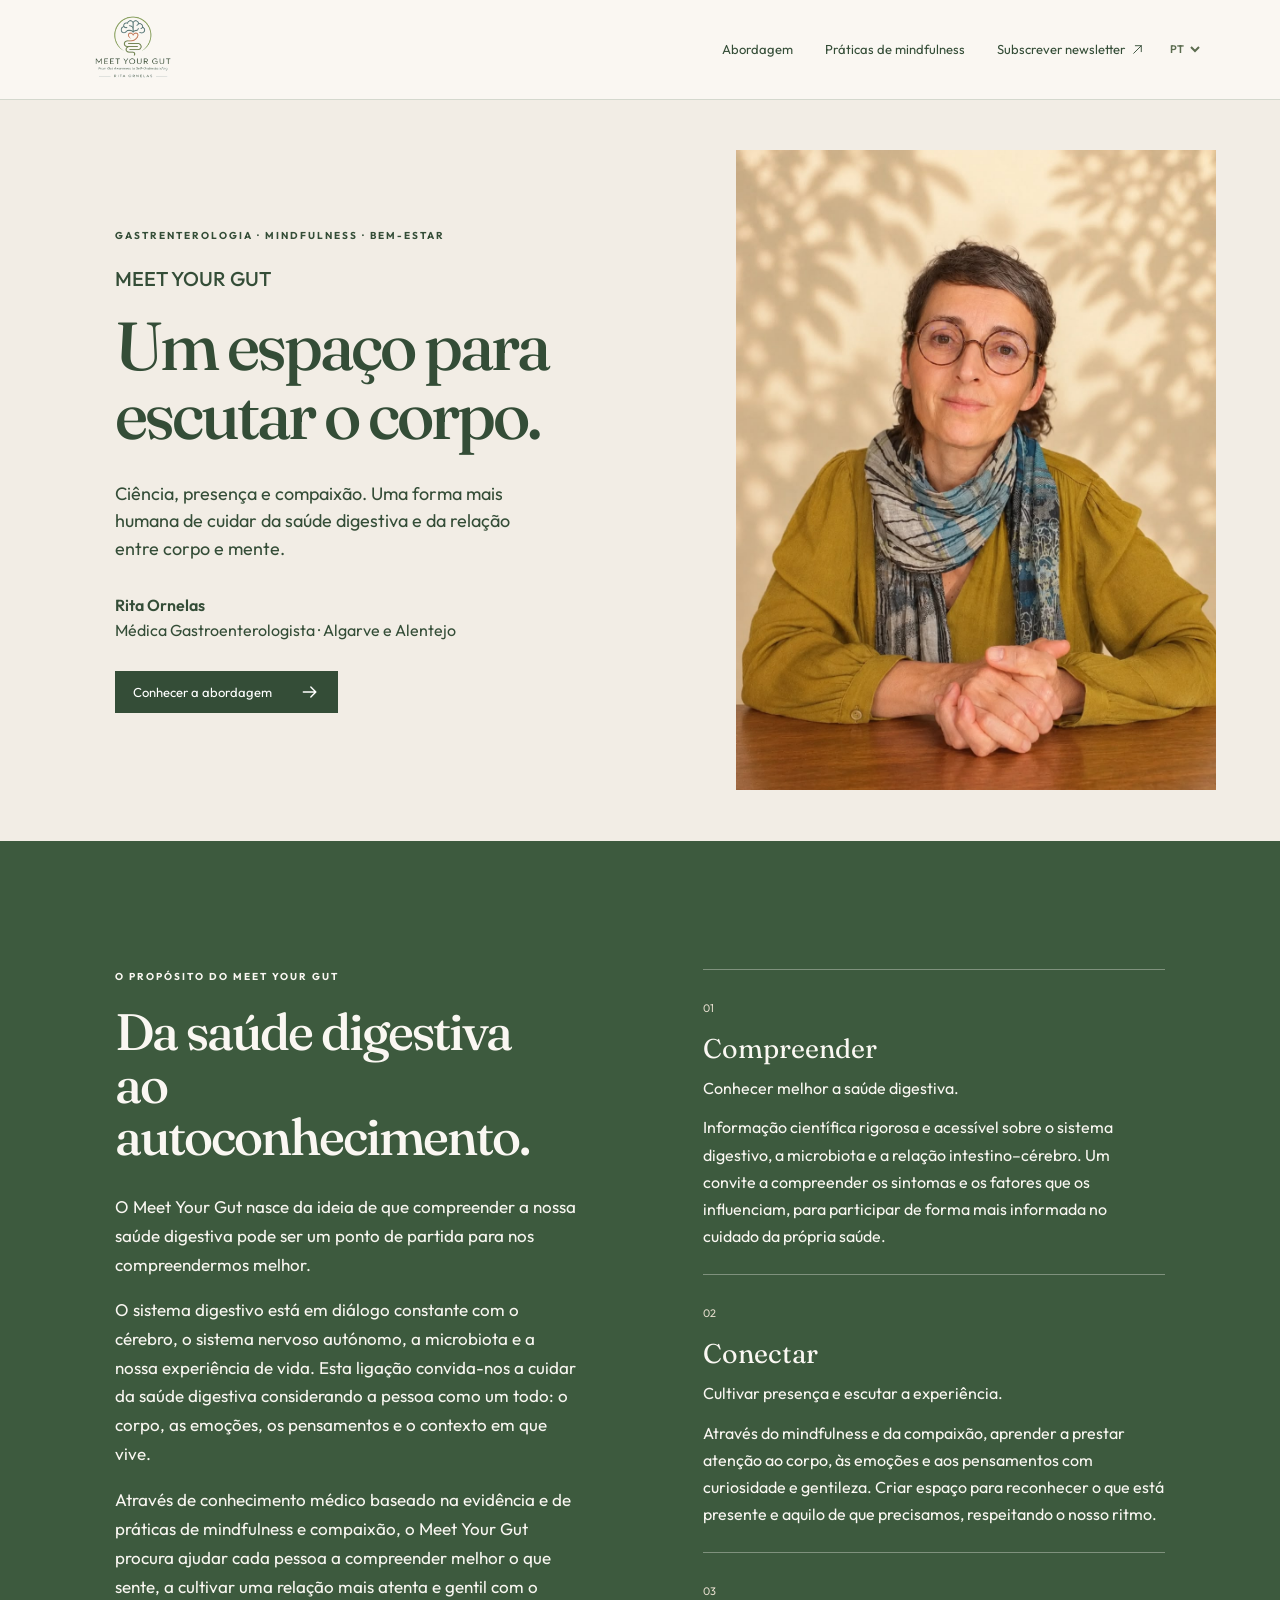
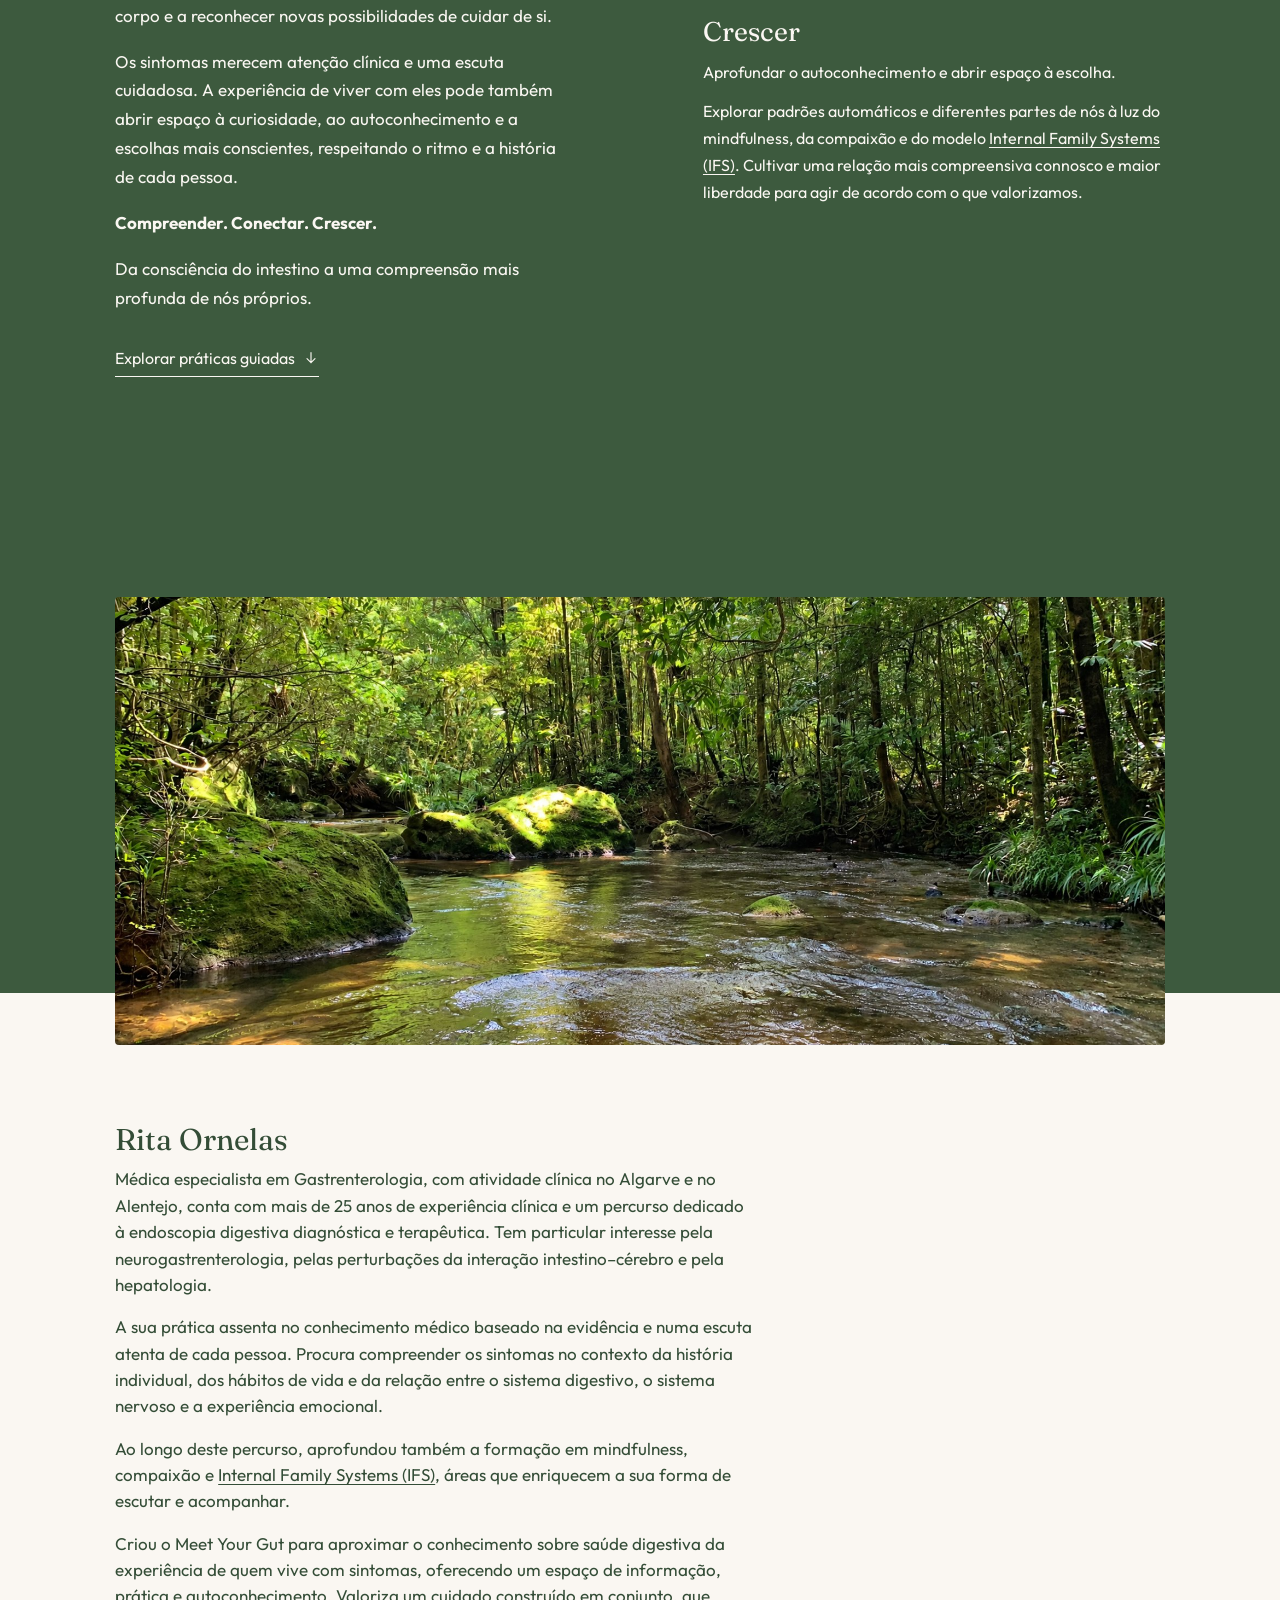
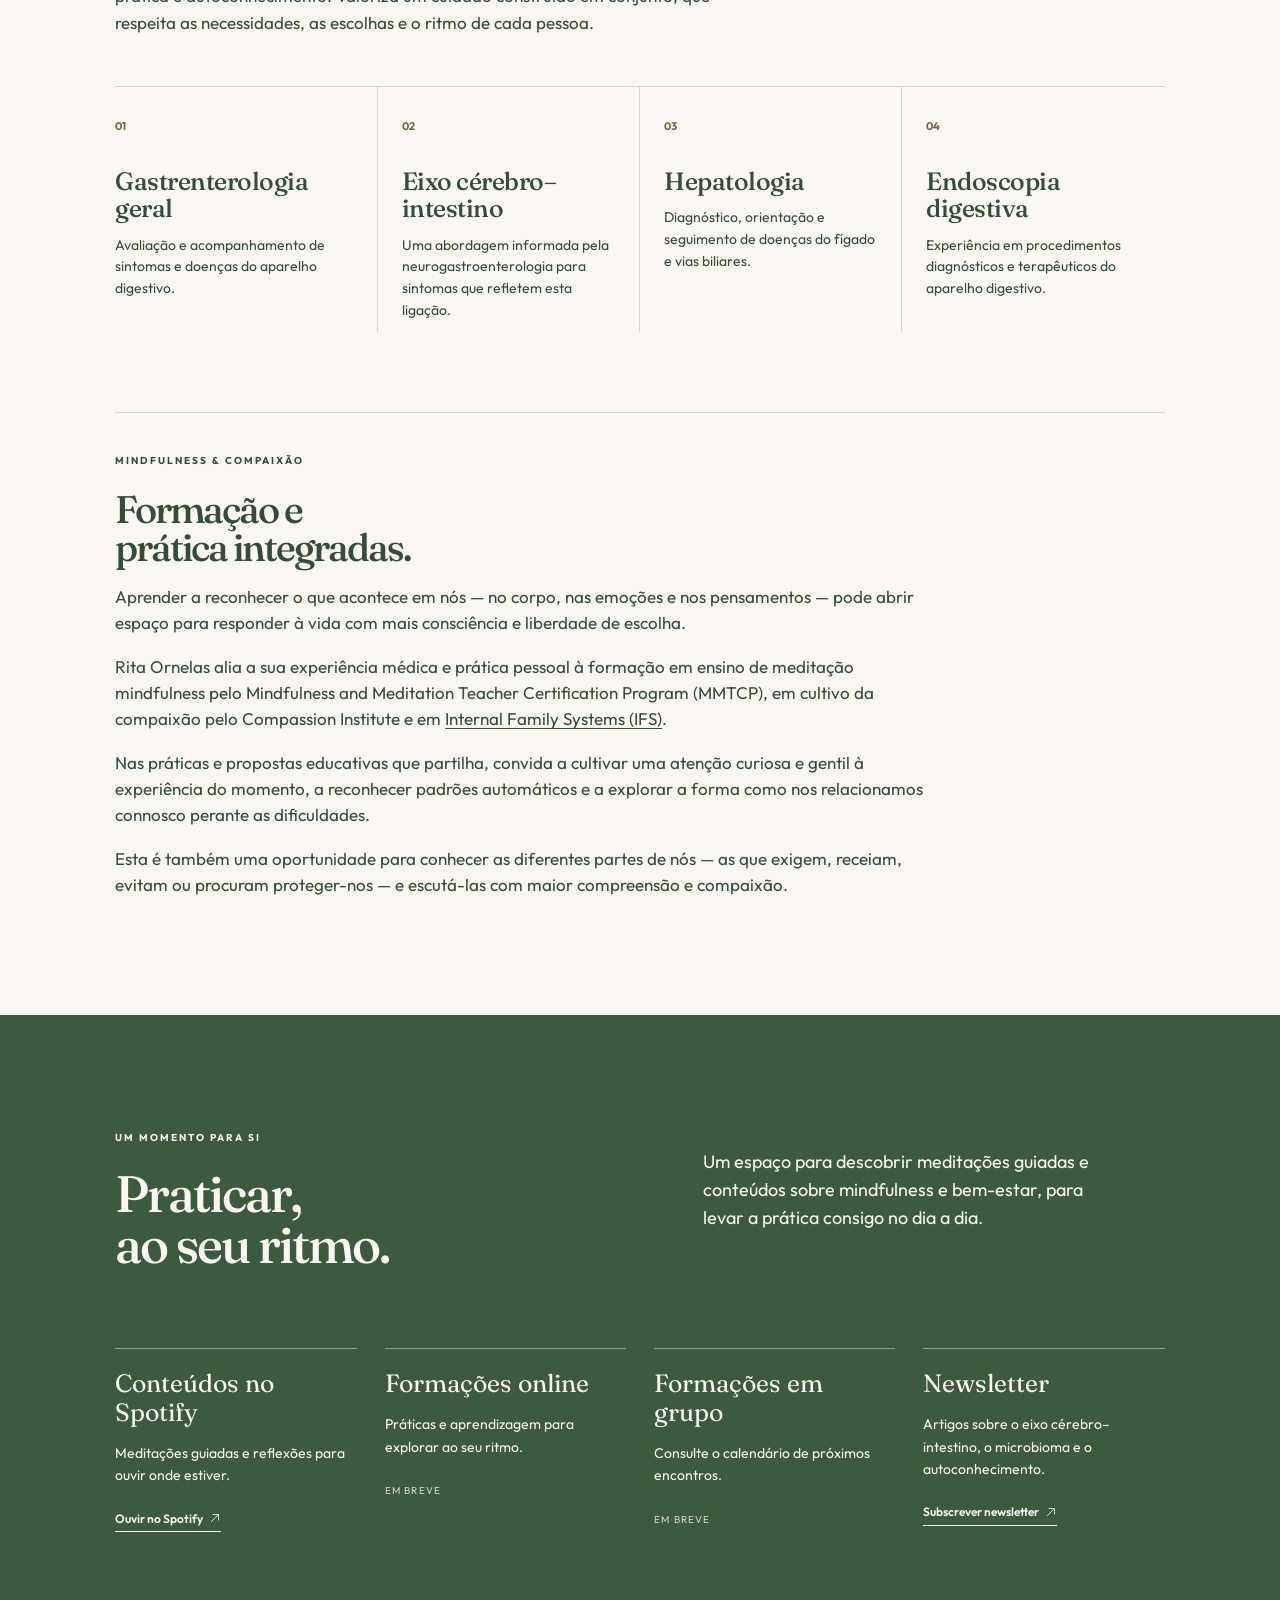
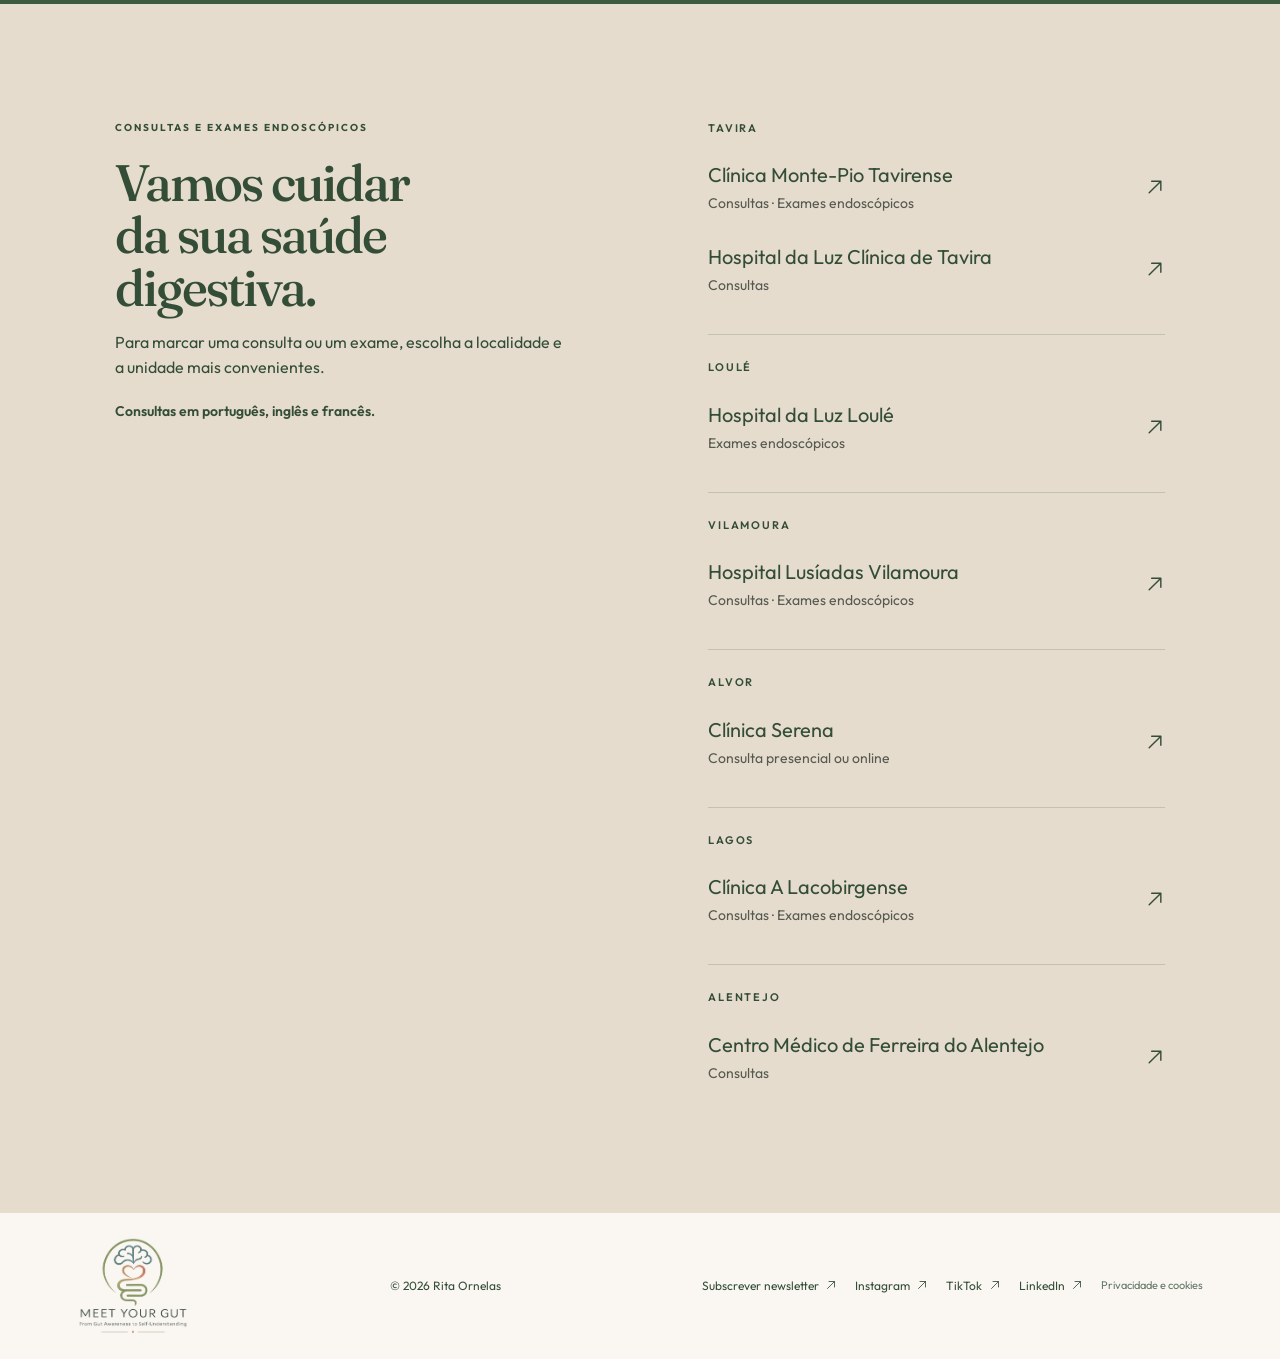
<file: index.html>
<!doctype html>
<html lang="pt-PT">
  <head>
    <meta charset="UTF-8" />
    <meta name="viewport" content="width=device-width, initial-scale=1.0" />
    <meta name="description" content="Rita Ornelas, médica especialista em Gastrenterologia no Algarve e Alentejo. Conheça o Meet Your Gut, os locais de consulta, exames endoscópicos e recursos." />
    <title>Meet Your Gut | Rita Ornelas — Gastrenterologia e Mindfulness</title>
    <link rel="canonical" href="https://www.meetyourgut.com/" />
    <meta property="og:type" content="website" />
    <meta property="og:site_name" content="Meet Your Gut" />
    <meta property="og:title" content="Meet Your Gut | Rita Ornelas — Gastrenterologia e Mindfulness" />
    <meta property="og:description" content="Rita Ornelas, médica especialista em Gastrenterologia no Algarve e Alentejo. Conheça o Meet Your Gut, os locais de consulta, exames endoscópicos e recursos." />
    <meta property="og:url" content="https://www.meetyourgut.com/" />
    <meta property="og:locale" content="pt_PT" />
    <script type="application/ld+json">{"@context":"https://schema.org","@graph":[{"@type":"Person","@id":"https://www.meetyourgut.com/#rita-ornelas","name":"Rita Ornelas","jobTitle":"Médica especialista em Gastrenterologia","description":"Médica gastrenterologista com atividade clínica no Algarve e no Alentejo. Fundadora do Meet Your Gut.","url":"https://www.meetyourgut.com/#areas","image":"https://www.meetyourgut.com/assets/rita-ornelas.jpg","hasOccupation":{"@type":"Occupation","name":"Médica especialista em Gastrenterologia","occupationLocation":[{"@type":"Place","name":"Algarve"},{"@type":"Place","name":"Alentejo"}]},"sameAs":["https://www.linkedin.com/in/ritaornelas/","https://ifs-institute.com/practitioners/all/205109"],"brand":{"@id":"https://www.meetyourgut.com/#brand"}},{"@type":"Brand","@id":"https://www.meetyourgut.com/#brand","name":"Meet Your Gut","alternateName":"meetyourgut","url":"https://www.meetyourgut.com/","sameAs":["https://www.instagram.com/meetyourgut/","https://www.tiktok.com/@meetyourgut","https://meetyourgut.substack.com"]},{"@type":"WebSite","@id":"https://www.meetyourgut.com/#website","url":"https://www.meetyourgut.com/","name":"Meet Your Gut","alternateName":"meetyourgut","inLanguage":["pt-PT","en","fr"],"creator":{"@id":"https://www.meetyourgut.com/#rita-ornelas"},"about":[{"@id":"https://www.meetyourgut.com/#rita-ornelas"},{"@id":"https://www.meetyourgut.com/#brand"}]}]}</script>
    <link rel="icon" type="image/png" href="assets/favicon-v2.png" />
    <link rel="icon" href="assets/favicon-v2.ico" sizes="any" />
    <link rel="preconnect" href="https://fonts.googleapis.com" />
    <link rel="preconnect" href="https://fonts.gstatic.com" crossorigin />
    <link href="https://fonts.googleapis.com/css2?family=DM+Sans:wght@400;500;600;700&family=Playfair+Display:wght@500;600&display=swap" rel="stylesheet" />
    <link href="https://fonts.googleapis.com/css2?family=Fraunces:opsz,wght@9..144,400;9..144,500&amp;family=Outfit:wght@400;500;600&amp;display=swap" rel="stylesheet" />
    <link rel="stylesheet" href="styles.css" />
    <link rel="stylesheet" href="renewal.css" />
  </head>
  <body>
    <header class="site-header">
      <a class="brand brand-logo" href="#inicio"><img src="assets/meetyourgut-logo-rita.png" alt="Meet Your Gut — From Gut Awareness to Self-Understanding — Rita Ornelas" /></a>
      <button class="menu-toggle" aria-label="Abrir menu" aria-expanded="false" aria-controls="main-navigation"><svg class="menu-icon" viewBox="0 0 24 24" fill="none" stroke="currentColor" stroke-width="1.7" stroke-linecap="round" aria-hidden="true"><path d="M4 7h16M4 12h16M4 17h16" /></svg></button>
      <nav id="main-navigation" aria-label="Navegação principal">
        <a href="#abordagem">Abordagem</a>
        <a href="#meditacoes">Práticas de mindfulness</a>
        <a class="newsletter-menu" href="https://meetyourgut.substack.com" target="_blank" rel="noopener noreferrer">Subscrever newsletter ↗</a>
      </nav>
      <label class="language-picker"><span class="sr-only">Idioma / Language / Langue</span><select id="language" aria-label="Idioma / Language / Langue"><option value="pt">PT</option><option value="en">EN</option><option value="fr">FR</option></select></label>
    </header>

    <main id="inicio">
      <section class="hero">
        <div class="hero-copy">
          <p class="eyebrow">GASTRENTEROLOGIA · MINDFULNESS · BEM-ESTAR</p>
          <h1><span class="hero-site-name">Meet Your Gut</span>Um espaço para<br /><em>escutar o corpo.</em></h1>
          <p class="hero-text">Ciência, presença e compaixão. Uma forma mais humana de cuidar da saúde digestiva e da relação entre corpo e mente.</p>
          <p class="hero-signature"><strong>Rita Ornelas</strong><br /><span>Médica Gastroenterologista · Algarve e Alentejo</span></p>
          <a class="button" href="#abordagem">Conhecer a abordagem <span aria-hidden="true">→</span></a>
        </div>
        <div class="hero-art">
          <img src="assets/rita-ornelas.jpg" alt="Rita Ornelas" width="1086" height="1448" fetchpriority="high" />
        </div>
      </section>

      <section id="abordagem" class="purpose section" aria-labelledby="purpose-title">
        <div><p class="eyebrow">O PROPÓSITO DO MEET YOUR GUT</p><h2 id="purpose-title">Da saúde digestiva<br /><em>ao autoconhecimento.</em></h2><div class="intro-grid purpose-approach"><div><p>O Meet Your Gut nasce da ideia de que compreender a nossa saúde digestiva pode ser um ponto de partida para nos compreendermos melhor.</p><p>O sistema digestivo está em diálogo constante com o cérebro, o sistema nervoso autónomo, a microbiota e a nossa experiência de vida. Esta ligação convida-nos a cuidar da saúde digestiva considerando a pessoa como um todo: o corpo, as emoções, os pensamentos e o contexto em que vive.</p></div></div><div class="purpose-intro"><p>Através de conhecimento médico baseado na evidência e de práticas de mindfulness e compaixão, o Meet Your Gut procura ajudar cada pessoa a compreender melhor o que sente, a cultivar uma relação mais atenta e gentil com o corpo e a reconhecer novas possibilidades de cuidar de si.</p><p>Os sintomas merecem atenção clínica e uma escuta cuidadosa. A experiência de viver com eles pode também abrir espaço à curiosidade, ao autoconhecimento e a escolhas mais conscientes, respeitando o ritmo e a história de cada pessoa.</p><p><strong>Compreender. Conectar. Crescer.</strong></p><p>Da consciência do intestino a uma compreensão mais profunda de nós próprios.</p></div><a class="purpose-practice" href="#meditacoes">Explorar práticas guiadas ↓</a></div>
        <div class="purpose-paths"><article><span>01</span><h3>Compreender</h3><p class="purpose-subtitle"><em>Conhecer melhor a saúde digestiva.</em></p><p>Informação científica rigorosa e acessível sobre o sistema digestivo, a microbiota e a relação intestino–cérebro. Um convite a compreender os sintomas e os fatores que os influenciam, para participar de forma mais informada no cuidado da própria saúde.</p></article><article><span>02</span><h3>Conectar</h3><p class="purpose-subtitle"><em>Cultivar presença e escutar a experiência.</em></p><p>Através do mindfulness e da compaixão, aprender a prestar atenção ao corpo, às emoções e aos pensamentos com curiosidade e gentileza. Criar espaço para reconhecer o que está presente e aquilo de que precisamos, respeitando o nosso ritmo.</p></article><article><span>03</span><h3>Crescer</h3><p class="purpose-subtitle"><em>Aprofundar o autoconhecimento e abrir espaço à escolha.</em></p><p>Explorar padrões automáticos e diferentes partes de nós à luz do mindfulness, da compaixão e do modelo <a class="ifs-profile-link" href="https://ifs-institute.com/practitioners/all/205109" target="_blank" rel="noopener noreferrer">Internal Family Systems (IFS)</a>. Cultivar uma relação mais compreensiva connosco e maior liberdade para agir de acordo com o que valorizamos.</p></article></div>
        <img class="purpose-image" src="assets/riacho-floresta.jpg" alt="Riacho entre pedras e vegetação abundante numa floresta" loading="lazy" />
      </section>

      <section id="areas" class="areas section">
        <div class="doctor-intro"><h2>Rita Ornelas</h2><div class="doctor-bio"><p>Médica especialista em Gastrenterologia, com atividade clínica no Algarve e no Alentejo, conta com mais de 25 anos de experiência clínica e um percurso dedicado à endoscopia digestiva diagnóstica e terapêutica. Tem particular interesse pela neurogastrenterologia, pelas perturbações da interação intestino–cérebro e pela hepatologia.</p><p>A sua prática assenta no conhecimento médico baseado na evidência e numa escuta atenta de cada pessoa. Procura compreender os sintomas no contexto da história individual, dos hábitos de vida e da relação entre o sistema digestivo, o sistema nervoso e a experiência emocional.</p><p>Ao longo deste percurso, aprofundou também a formação em mindfulness, compaixão e <a class="ifs-profile-link" href="https://ifs-institute.com/practitioners/all/205109" target="_blank" rel="noopener noreferrer">Internal Family Systems (IFS)</a>, áreas que enriquecem a sua forma de escutar e acompanhar.</p><p>Criou o Meet Your Gut para aproximar o conhecimento sobre saúde digestiva da experiência de quem vive com sintomas, oferecendo um espaço de informação, prática e autoconhecimento. Valoriza um cuidado construído em conjunto, que respeita as necessidades, as escolhas e o ritmo de cada pessoa.</p></div></div>
        <div class="cards">
          <article><span>01</span><h3>Gastrenterologia geral</h3><p>Avaliação e acompanhamento de sintomas e doenças do aparelho digestivo.</p></article>
          <article><span>02</span><h3>Eixo cérebro–intestino</h3><p>Uma abordagem informada pela neurogastroenterologia para sintomas que refletem esta ligação.</p></article>
          <article><span>03</span><h3>Hepatologia</h3><p>Diagnóstico, orientação e seguimento de doenças do fígado e vias biliares.</p></article>
          <article><span>04</span><h3>Endoscopia digestiva</h3><p>Experiência em procedimentos diagnósticos e terapêuticos do aparelho digestivo.</p></article>
        </div>
        <div id="mindfulness" class="mindfulness-block">
          <div class="mindfulness-copy"><p class="eyebrow">MINDFULNESS &amp; COMPAIXÃO</p><h2>Formação e<br /><em>prática integradas.</em></h2><div class="mindfulness-description"><p>Aprender a reconhecer o que acontece em nós — no corpo, nas emoções e nos pensamentos — pode abrir espaço para responder à vida com mais consciência e liberdade de escolha.</p><p>Rita Ornelas alia a sua experiência médica e prática pessoal à formação em ensino de meditação mindfulness pelo Mindfulness and Meditation Teacher Certification Program (MMTCP), em cultivo da compaixão pelo Compassion Institute e em <a class="ifs-profile-link" href="https://ifs-institute.com/practitioners/all/205109" target="_blank" rel="noopener noreferrer">Internal Family Systems (IFS)</a>.</p><p>Nas práticas e propostas educativas que partilha, convida a cultivar uma atenção curiosa e gentil à experiência do momento, a reconhecer padrões automáticos e a explorar a forma como nos relacionamos connosco perante as dificuldades.</p><p>Esta é também uma oportunidade para conhecer as diferentes partes de nós — as que exigem, receiam, evitam ou procuram proteger-nos — e escutá-las com maior compreensão e compaixão.</p></div></div>
        </div>
      </section>

      <section id="meditacoes" class="meditations"><div><p class="eyebrow">UM MOMENTO PARA SI</p><h2>Praticar,<br /><em>ao seu ritmo.</em></h2></div><div><p>Um espaço para descobrir meditações guiadas e conteúdos sobre mindfulness e bem-estar, para levar a prática consigo no dia a dia.</p></div><div class="practice-options"><article><h3>Conteúdos no Spotify</h3><p>Meditações guiadas e reflexões para ouvir onde estiver.</p><a class="spotify-link" href="https://open.spotify.com/show/2FkovBI83K2vj117Dbyft3" target="_blank" rel="noopener noreferrer">Ouvir no Spotify ↗</a></article><article><h3>Formações online</h3><p>Práticas e aprendizagem para explorar ao seu ritmo.</p><span>Em breve</span></article><article><h3>Formações em grupo</h3><p>Consulte o calendário de próximos encontros.</p><span>Em breve</span></article><article><h3>Newsletter</h3><p>Artigos sobre o eixo cérebro–intestino, o microbioma e o autoconhecimento.</p><a class="spotify-link" href="https://meetyourgut.substack.com" target="_blank" rel="noopener noreferrer">Subscrever newsletter ↗</a></article></div></section>
      <section id="consulta" class="appointment">
        <div><p class="eyebrow">CONSULTAS E EXAMES ENDOSCÓPICOS</p><h2>Vamos cuidar<br /><em>da sua saúde digestiva.</em></h2><p class="appointment-description">Para marcar uma consulta ou um exame, escolha a localidade e a unidade mais convenientes.</p><p class="appointment-languages">Consultas em português, inglês e francês.</p></div>
        <div class="appointment-links">
          <section class="appointment-locality" aria-labelledby="locality-0"><h3 id="locality-0">TAVIRA</h3>
            <a href="https://maps.app.goo.gl/LLUqLeRkMeeAHsCD6" target="_blank" rel="noreferrer"><span class="appointment-unit"><span class="appointment-unit-name">Clínica Monte-Pio Tavirense</span><span class="appointment-service">Consultas · Exames endoscópicos</span></span><span aria-hidden="true">↗</span></a>
            <a href="https://www.hospitaldaluz.pt/tavira/pt/encontre-um-medico/9284/rita-ornelas" target="_blank" rel="noreferrer"><span class="appointment-unit"><span class="appointment-unit-name">Hospital da Luz Clínica de Tavira</span><span class="appointment-service">Consultas</span></span><span aria-hidden="true">↗</span></a>
          </section>
          <section class="appointment-locality" aria-labelledby="locality-loule"><h3 id="locality-loule">LOULÉ</h3>
            <a href="https://www.hospitaldaluz.pt/loule/pt/encontre-um-medico/9284/rita-ornelas" target="_blank" rel="noreferrer"><span class="appointment-unit"><span class="appointment-unit-name">Hospital da Luz Loulé</span><span class="appointment-service">Exames endoscópicos</span></span><span aria-hidden="true">↗</span></a>
          </section>
          <section class="appointment-locality" aria-labelledby="locality-1"><h3 id="locality-1">VILAMOURA</h3>
            <a href="https://www.lusiadas.pt/corpo-clinico/dra-rita-ornelas" target="_blank" rel="noreferrer"><span class="appointment-unit"><span class="appointment-unit-name">Hospital Lusíadas Vilamoura</span><span class="appointment-service">Consultas · Exames endoscópicos</span></span><span aria-hidden="true">↗</span></a>
          </section>
          <section class="appointment-locality" aria-labelledby="locality-2"><h3 id="locality-2">ALVOR</h3>
            <a href="https://clinicaserena.pt/equipa#neurogastrenterologia" target="_blank" rel="noreferrer"><span class="appointment-unit"><span class="appointment-unit-name">Clínica Serena</span><span class="appointment-service">Consulta presencial ou online</span></span><span aria-hidden="true">↗</span></a>
          </section>
          <section class="appointment-locality" aria-labelledby="locality-3"><h3 id="locality-3">LAGOS</h3>
            <a href="https://alacobrigense.pt/" target="_blank" rel="noreferrer"><span class="appointment-unit"><span class="appointment-unit-name">Clínica A Lacobirgense</span><span class="appointment-service">Consultas · Exames endoscópicos</span></span><span aria-hidden="true">↗</span></a>
          </section>
          <section class="appointment-locality" aria-labelledby="locality-4"><h3 id="locality-4">ALENTEJO</h3>
            <a href="https://centromedico-fa.pt/" target="_blank" rel="noreferrer"><span class="appointment-unit"><span class="appointment-unit-name">Centro Médico de Ferreira do Alentejo</span><span class="appointment-service">Consultas</span></span><span aria-hidden="true">↗</span></a>
          </section>
        </div>
      </section>
    </main>
    <footer><a class="brand brand-logo" href="#inicio"><img src="assets/meetyourgut-v2.png" alt="Meet Your Gut" /></a><p>© <span id="year"></span> Rita Ornelas</p><div class="social-links"><a href="https://meetyourgut.substack.com" target="_blank" rel="noopener noreferrer">Subscrever newsletter ↗</a><a href="https://www.instagram.com/meetyourgut/" target="_blank" rel="noopener noreferrer">Instagram ↗</a><a href="https://www.tiktok.com/@meetyourgut" target="_blank" rel="noopener noreferrer">TikTok ↗</a><a href="https://www.linkedin.com/in/ritaornelas/" target="_blank" rel="noopener noreferrer">LinkedIn ↗</a><a class="privacy-link" href="privacidade.html">Privacidade e cookies</a></div></footer>
    <script src="script.js"></script>
    <script src="languages.js"></script>
    <script src="icons.js"></script>
  </body>
</html>
</file>
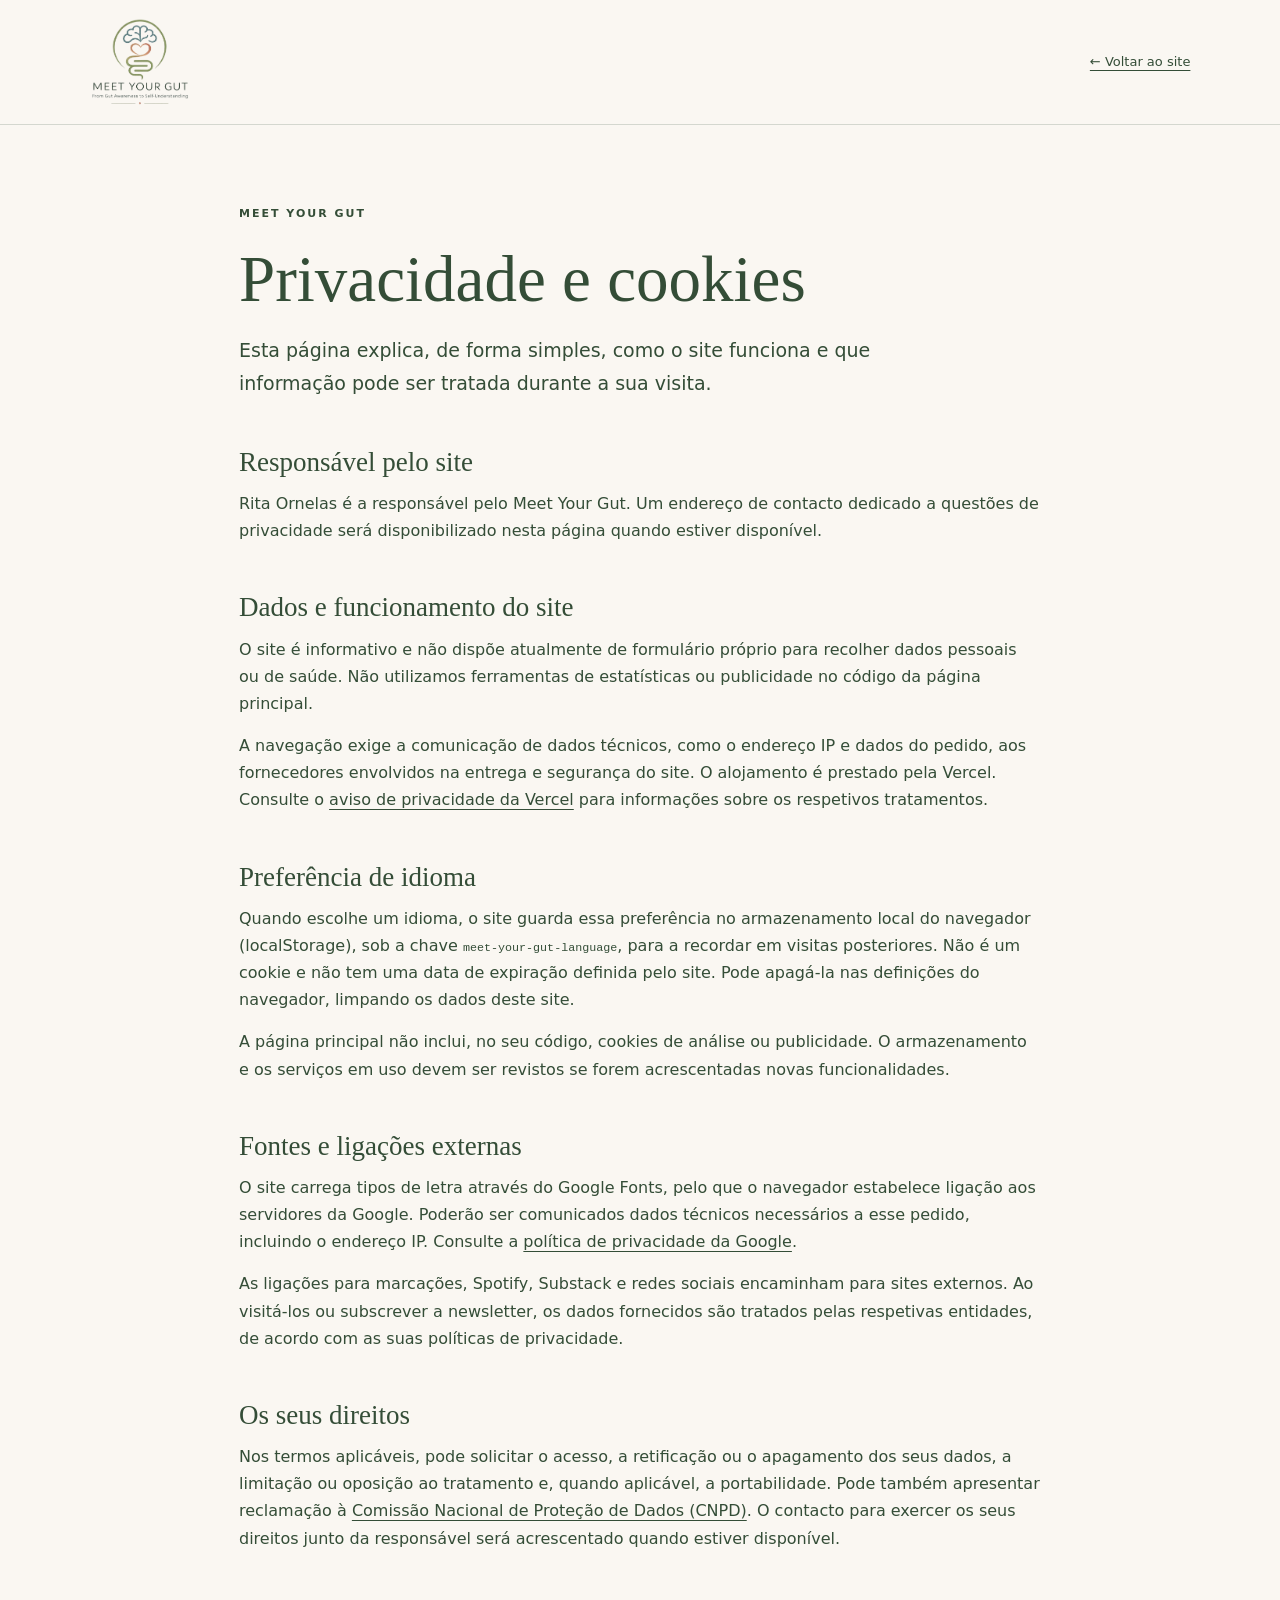
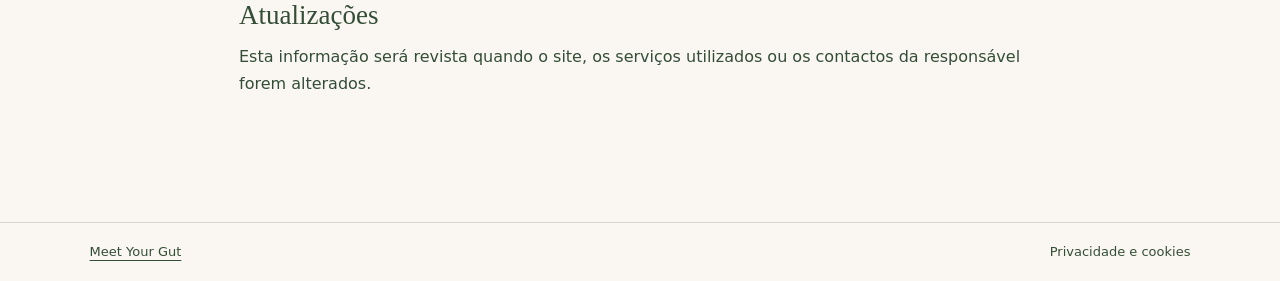
<file: privacidade.html>
<!doctype html>
<html lang="pt-PT">
<head>
  <meta charset="utf-8" />
  <meta name="viewport" content="width=device-width, initial-scale=1" />
  <meta name="description" content="Informação sobre privacidade e armazenamento no navegador no Meet Your Gut." />
  <title>Privacidade e cookies | Meet Your Gut</title>
  <link rel="canonical" href="https://www.meetyourgut.com/privacidade.html" />
  <link rel="icon" type="image/png" href="assets/favicon-v2.png" />
  <link rel="stylesheet" href="privacidade.css" />
</head>
<body>
  <header><a href="./" aria-label="Meet Your Gut — página inicial"><img src="assets/meetyourgut-v2.png" alt="Meet Your Gut" /></a><a href="./">← Voltar ao site</a></header>
  <main>
    <p class="eyebrow">MEET YOUR GUT</p>
    <h1>Privacidade e cookies</h1>
    <p class="lead">Esta página explica, de forma simples, como o site funciona e que informação pode ser tratada durante a sua visita.</p>
    <section><h2>Responsável pelo site</h2><p>Rita Ornelas é a responsável pelo Meet Your Gut. Um endereço de contacto dedicado a questões de privacidade será disponibilizado nesta página quando estiver disponível.</p></section>
    <section><h2>Dados e funcionamento do site</h2><p>O site é informativo e não dispõe atualmente de formulário próprio para recolher dados pessoais ou de saúde. Não utilizamos ferramentas de estatísticas ou publicidade no código da página principal.</p><p>A navegação exige a comunicação de dados técnicos, como o endereço IP e dados do pedido, aos fornecedores envolvidos na entrega e segurança do site. O alojamento é prestado pela Vercel. Consulte o <a href="https://vercel.com/legal/privacy-notice" target="_blank" rel="noopener noreferrer">aviso de privacidade da Vercel</a> para informações sobre os respetivos tratamentos.</p></section>
    <section><h2>Preferência de idioma</h2><p>Quando escolhe um idioma, o site guarda essa preferência no armazenamento local do navegador (<em>localStorage</em>), sob a chave <code>meet-your-gut-language</code>, para a recordar em visitas posteriores. Não é um cookie e não tem uma data de expiração definida pelo site. Pode apagá-la nas definições do navegador, limpando os dados deste site.</p><p>A página principal não inclui, no seu código, cookies de análise ou publicidade. O armazenamento e os serviços em uso devem ser revistos se forem acrescentadas novas funcionalidades.</p></section>
    <section><h2>Fontes e ligações externas</h2><p>O site carrega tipos de letra através do Google Fonts, pelo que o navegador estabelece ligação aos servidores da Google. Poderão ser comunicados dados técnicos necessários a esse pedido, incluindo o endereço IP. Consulte a <a href="https://policies.google.com/privacy" target="_blank" rel="noopener noreferrer">política de privacidade da Google</a>.</p><p>As ligações para marcações, Spotify, Substack e redes sociais encaminham para sites externos. Ao visitá-los ou subscrever a newsletter, os dados fornecidos são tratados pelas respetivas entidades, de acordo com as suas políticas de privacidade.</p></section>
    <section><h2>Os seus direitos</h2><p>Nos termos aplicáveis, pode solicitar o acesso, a retificação ou o apagamento dos seus dados, a limitação ou oposição ao tratamento e, quando aplicável, a portabilidade. Pode também apresentar reclamação à <a href="https://www.cnpd.pt/" target="_blank" rel="noopener noreferrer">Comissão Nacional de Proteção de Dados (CNPD)</a>. O contacto para exercer os seus direitos junto da responsável será acrescentado quando estiver disponível.</p></section>
    <section><h2>Atualizações</h2><p>Esta informação será revista quando o site, os serviços utilizados ou os contactos da responsável forem alterados.</p></section>
  </main>
  <footer><a href="./">Meet Your Gut</a><span>Privacidade e cookies</span></footer>
</body>
</html>
</file>
<file: styles.css>
:root{--ink:#173d38;--paper:#f7f3eb;--warm:#e8d8be;--clay:#c9684b;--line:rgba(23,61,56,.19)}*{box-sizing:border-box}html{scroll-behavior:smooth}body{margin:0;background:var(--paper);color:var(--ink);font-family:"DM Sans",sans-serif;font-size:16px;line-height:1.55}.site-header,footer{display:flex;align-items:center;justify-content:space-between;padding:24px clamp(24px,6vw,88px);border-bottom:1px solid var(--line)}.brand{color:var(--ink);font-family:"Playfair Display",serif;font-size:25px;font-weight:600;letter-spacing:-1.5px;line-height:.7;text-decoration:none}.brand span{font-style:italic;font-weight:500}.brand small{display:block;font-family:"DM Sans",sans-serif;font-size:7px;font-weight:700;letter-spacing:2px;margin:11px 0 0 2px}nav{display:flex;align-items:center;gap:32px}nav a,footer>a{color:var(--ink);font-size:13px;text-decoration:none}.nav-cta,.button{background:var(--ink);color:white!important;padding:11px 18px}.menu-toggle{display:none;background:none;border:0;color:var(--ink);font:600 13px "DM Sans"}.hero{display:grid;grid-template-columns:1.05fr .95fr;min-height:660px}.hero-copy{padding:clamp(70px,10vw,160px) clamp(24px,6vw,88px);display:flex;align-items:flex-start;justify-content:center;flex-direction:column}.eyebrow{font-size:10px;font-weight:700;letter-spacing:2px;margin:0 0 22px}.hero h1,h2{font-family:"Playfair Display",serif;font-size:clamp(44px,5.3vw,82px);font-weight:500;letter-spacing:-3px;line-height:1.02;margin:0}.hero h1 em,h2 em{font-weight:500}.hero-text{max-width:430px;font-size:18px;margin:30px 0}.button{display:inline-flex;gap:28px;text-decoration:none;font-size:13px}.button span{font-size:20px;line-height:.8}.hero-art{overflow:hidden;background:var(--warm);position:relative;min-height:460px}.sun{background:#f4eddd;border-radius:50%;height:320px;width:320px;position:absolute;right:16%;top:12%}.arch{border:1px solid var(--ink);border-bottom:0;border-radius:300px 300px 0 0;height:500px;width:250px;position:absolute;bottom:-70px;left:19%;transform:rotate(18deg)}.arch-two{height:410px;width:205px;left:37%;bottom:-30px;transform:rotate(18deg)}.leaf{position:absolute;background:var(--ink);border-radius:100% 0 100% 0;width:155px;height:70px;transform:rotate(-32deg);bottom:14%;right:6%;opacity:.92}.leaf-two{width:105px;height:48px;right:27%;bottom:8%;transform:rotate(38deg)}.hero-art p{font-family:"Playfair Display";font-size:32px;line-height:.85;position:absolute;right:10%;bottom:18%;z-index:1}.hero-art i{font-weight:400}.section{padding:clamp(72px,10vw,140px) clamp(24px,9vw,150px)}.intro{background:var(--ink);color:#fbf7ee}.intro-grid{display:grid;grid-template-columns:1.08fr .92fr;gap:10%;align-items:end}.intro h2,.section-heading h2{font-size:clamp(37px,4vw,62px)}.intro-grid p{margin:0 0 18px;max-width:490px}.areas{padding-bottom:100px}.section-heading{margin-bottom:62px}.cards{display:grid;grid-template-columns:repeat(4,1fr);border-top:1px solid var(--line)}.cards article{padding:25px 24px 10px 0;min-height:210px;border-right:1px solid var(--line)}.cards article:not(:first-child){padding-left:24px}.cards article:last-child{border:0}.cards span{font-size:11px;color:var(--clay);font-weight:700}.cards h3{font-family:"Playfair Display";font-size:25px;font-weight:500;line-height:1.1;margin:31px 0 12px}.cards p{font-size:14px;margin:0}.quote-section{background:var(--clay);color:#fff7ee;padding:clamp(64px,9vw,120px) 16%;text-align:center}.quote-mark{font-family:"Playfair Display";font-size:105px;line-height:.5}.quote-section blockquote{font-family:"Playfair Display";font-size:clamp(30px,3.8vw,56px);letter-spacing:-1.5px;line-height:1.15;margin:20px auto 0;max-width:960px}.credentials{display:grid;grid-template-columns:1fr 1fr;gap:13%}.credentials h2{font-size:51px}.credentials-lead{max-width:510px;font-size:18px}.credentials ul{list-style:none;margin:30px 0 0;padding:0}.credentials li{border-bottom:1px solid var(--line);display:flex;justify-content:space-between;padding:16px 0;gap:24px}.credentials strong{font-family:"Playfair Display";font-size:22px;font-weight:500}.credentials span{font-size:13px;text-align:right}.appointment{display:grid;grid-template-columns:1fr 1fr;gap:13%;background:var(--warm);padding:clamp(70px,9vw,120px) clamp(24px,9vw,150px)}.appointment h2{font-size:clamp(37px,4vw,61px)}.appointment>div>p:last-child{max-width:360px}.appointment-links{align-self:center}.appointment-links a{border-bottom:1px solid var(--line);color:var(--ink);display:flex;justify-content:space-between;padding:18px 0;text-decoration:none}.appointment-links a span{font-size:20px}footer{border:0;font-size:12px}footer p{font-size:12px;margin:0}@media(max-width:760px){.site-header{padding:20px 24px}nav{display:none}.menu-toggle{display:block}.menu-open nav{background:var(--paper);border-bottom:1px solid var(--line);display:flex;flex-direction:column;align-items:flex-start;gap:18px;left:0;padding:25px;position:absolute;right:0;top:78px;z-index:3}.hero,.intro-grid,.credentials,.appointment{grid-template-columns:1fr}.hero-copy{min-height:510px}.hero-art{min-height:380px}.hero h1{letter-spacing:-2px}.intro-grid{gap:28px}.cards{grid-template-columns:1fr 1fr}.cards article:nth-child(2){border-right:0}.cards article:nth-child(n+3){border-top:1px solid var(--line);padding-top:25px}.cards article:nth-child(3){padding-left:0}.credentials{gap:15px}.appointment{gap:42px}.appointment h2{letter-spacing:-2px}footer{align-items:flex-start;gap:22px;flex-direction:column}.quote-section{padding-left:10%;padding-right:10%}}@media(max-width:430px){.cards{grid-template-columns:1fr}.cards article,.cards article:nth-child(2),.cards article:nth-child(3),.cards article:nth-child(4){border-right:0;padding-left:0;border-top:1px solid var(--line)}.cards article:first-child{border-top:0}.credentials li{flex-direction:column;gap:2px}.credentials span{text-align:left}}
</file>
<file: renewal.css>
:root{--ink:#244b3b;--paper:#f7f2e9;--warm:#efb595;--clay:#bd674c;--line:rgba(36,75,59,.23)}body{font-family:Outfit,sans-serif}h1,h2,.cards h3,.credentials strong,.quote-section blockquote{font-family:Fraunces,serif!important;letter-spacing:-2px}.site-header{background:#f7f2e9}.hero{background:#f4c2a4;min-height:650px}.hero-copy{padding-left:clamp(24px,9vw,150px)}.hero-art{background:#e6d763}.hero-art .sun{background:#f8e9ce}.hero-art .leaf{background:#244b3b}.intro{background:#244b3b}.intro-grid p{font-size:17px}.areas{background:#f7f2e9}.cards h3{letter-spacing:-.5px}.mindfulness-block{display:grid;grid-template-columns:1fr 1fr;gap:10%;align-items:center;margin-top:120px}.mindfulness-art{position:relative;overflow:hidden;background:#bdcdb5;border-radius:50% 50% 4px 4px;min-height:480px}.mindfulness-art span{position:absolute;top:23%;left:15%;font:44px/1 Fraunces;z-index:1}.mindfulness-art div{position:absolute;border:1px solid #244b3b;border-radius:50%;height:340px;width:340px;right:-50px;bottom:-80px}.mindfulness-copy h2,.training h2,.meditations h2{font-size:clamp(39px,4vw,62px);line-height:1}.mindfulness-copy p:not(.eyebrow){font-size:17px}.mindfulness-copy a{display:inline-block;color:var(--ink);border-bottom:1px solid var(--ink);text-decoration:none;margin-top:18px;padding-bottom:6px}.quote-section{background:#e8d96a;color:#244b3b}.training{background:#e7dfd0;display:grid;grid-template-columns:1fr 1fr;column-gap:12%}.training .eyebrow{grid-column:1/-1}.training-list p{border-bottom:1px solid var(--line);display:flex;flex-direction:column;padding:14px 0;margin:0;gap:4px}.training-list span{font-size:13px}.appointment{background:#f0b897}.meditations{background:#244b3b;color:#f7f2e9;display:grid;grid-template-columns:1fr 1fr;gap:12%;padding:clamp(70px,9vw,120px) clamp(24px,9vw,150px)}.meditations p:not(.eyebrow){max-width:420px;font-size:18px}.meditations .coming{font-size:10px!important;letter-spacing:1.5px;margin-top:35px}.play{display:inline-flex;border:1px solid #f7f2e9;border-radius:50%;width:48px;height:48px;align-items:center;justify-content:center;font-size:12px}.directions{background:#f7f2e9}@media(max-width:760px){.mindfulness-block,.training,.meditations{grid-template-columns:1fr;gap:30px}.mindfulness-block{margin-top:75px}.mindfulness-art{min-height:360px}.training .eyebrow{grid-column:auto}.hero h1{font-size:clamp(48px,11vw,70px)}}
:root{--ink:#344d37;--paper:#faf7f2;--warm:#e5dccd;--clay:#7b6347;--line:rgba(61,90,62,.2)}body,.site-header,.areas,.directions{background:#faf7f2}.hero{background:#f2ede5}.hero-art{background:#a8b89c}.hero-art .sun{background:#e5dccd}.hero-art .leaf{background:#5b6c4f}.intro{background:#3d5a3e}.mindfulness-art{background:#d5dfcd}.quote-section{background:#cbdac8;color:#253e2e}.training{background:#f2ede5}.appointment{background:#e5dccd}.meditations{background:#3d5a3e;color:#faf7f2}.direction-grid span,.cards span{color:#7b6347}.site-header .menu-open nav{background:#faf7f2}
.journey-training{grid-column:1/-1;border-top:1px solid var(--line);margin-top:38px;padding-top:32px;display:grid;grid-template-columns:1fr 1fr;gap:13%;align-items:start}.journey-training p{margin:0;max-width:520px}.journey-transition{font:italic clamp(25px,2.4vw,36px)/1.2 Fraunces,serif}.journey-training p+ p{font-size:16px;line-height:1.7}@media(max-width:760px){.journey-training{grid-template-columns:1fr;gap:20px}}
.language-picker{margin-left:auto;margin-right:24px}.language-picker select{font:600 12px Outfit,sans-serif;color:var(--ink);background:transparent;border:1px solid var(--line);border-radius:4px;padding:7px;cursor:pointer}.sr-only{position:absolute;width:1px;height:1px;padding:0;margin:-1px;overflow:hidden;clip:rect(0,0,0,0);white-space:nowrap;border:0}@media(max-width:760px){.language-picker{margin-right:18px}}
.doctor-intro{margin:-30px 0 50px;max-width:640px}.doctor-intro h2{font:30px Fraunces,serif!important;letter-spacing:normal;margin:0 0 8px}.doctor-intro p{font-size:17px;margin:0}.doctor-bio p + p{margin-top:16px}.appointment .appointment-languages{font-size:14px;font-weight:600;margin-top:22px}
.practice-options{grid-column:1/-1;display:grid;grid-template-columns:repeat(4,1fr);gap:28px;margin-top:35px}.practice-options article{border-top:1px solid rgba(250,247,242,.45);padding-top:20px}.practice-options h3{font:25px/1.15 Fraunces,serif;margin:0 0 15px}.meditations .practice-options p{font-size:14px;line-height:1.6;margin:0 0 18px}.practice-options span{font-size:10px;letter-spacing:1.2px;text-transform:uppercase;opacity:.8}@media(max-width:760px){.practice-options{grid-column:auto;grid-template-columns:1fr 1fr;gap:28px}}@media(max-width:430px){.practice-options{grid-template-columns:1fr}}
.site-header nav{margin-left:auto}.language-picker{margin:0 0 0 20px}.language-picker select{border:0;padding:6px 2px;font-size:11px;color:#5b6c4f}.language-picker select:focus-visible{outline:2px solid var(--ink);outline-offset:3px}@media(max-width:760px){.site-header .menu-toggle{margin-left:auto}.language-picker{margin:0 0 0 18px}}
.doctor-intro{margin-top:0}
.brand-logo img{width:112px;height:auto}.site-header{padding-top:12px;padding-bottom:12px}@media(max-width:760px){.brand-logo img{width:90px}}
.practice-options .spotify-link{color:inherit;display:inline-block;font-size:12px;font-weight:600;text-decoration:none;border-bottom:1px solid currentColor;padding-bottom:3px}.practice-options .spotify-link:focus-visible{outline:2px solid currentColor;outline-offset:4px}
.purpose{background:#f2ede5;display:grid;grid-template-columns:1fr 1fr;gap:12%}.purpose h2{font-size:clamp(36px,4vw,58px)}.purpose-intro{font-size:17px;line-height:1.7;max-width:520px;margin-top:30px}.purpose-paths article{border-top:1px solid var(--line);padding:24px 0}.purpose-paths span{font-size:11px;color:#7b6347}.purpose-paths h3{font:27px/1.2 Fraunces,serif;margin:14px 0 10px}.purpose-paths p{margin:0;line-height:1.7}@media(max-width:760px){.purpose{grid-template-columns:1fr;gap:35px}}
.newsletter{display:grid;grid-template-columns:1fr 1fr;gap:12%;background:#f2ede5}.newsletter h2{font-size:clamp(37px,4vw,60px)}.newsletter>div:last-child{align-self:center;font-size:17px;max-width:480px}.newsletter>div>a{display:inline-block;margin-top:14px;background:#3d5a3e;color:#fff;text-decoration:none;padding:12px 18px;font-size:13px}.social-links{display:flex;flex-wrap:wrap;gap:18px}.social-links a{color:var(--ink);font-size:12px;text-decoration:none}@media(max-width:760px){.newsletter{grid-template-columns:1fr;gap:24px}.social-links{gap:15px}}
.purpose-image{grid-column:1/-1;width:100%;height:clamp(240px,35vw,460px);object-fit:cover;border-radius:4px;margin-top:40px}.purpose-practice{display:inline-block;color:var(--ink);border-bottom:1px solid currentColor;text-decoration:none;margin-top:16px;padding-bottom:6px}.mindfulness-block{display:block;margin-top:80px;border-top:1px solid var(--line);padding-top:40px}.mindfulness-copy{max-width:820px}.mindfulness-copy h2{font-size:clamp(32px,3vw,46px)}@media(max-width:760px){.purpose-image{grid-column:auto;margin-top:5px}.mindfulness-block{margin-top:55px}}
.purpose-approach{display:block;margin-top:30px;font-size:17px;line-height:1.7}.purpose-approach p{margin:0 0 16px}.purpose-intro{margin-top:16px}
.purpose{background:#3d5a3e;color:#faf7f2}.purpose-paths article{border-color:rgba(250,247,242,.35)}.purpose-paths span{color:#e5dccd}.purpose-practice{color:#faf7f2}
.social-links .privacy-link{font-size:11px;opacity:.75}
.hero-art img{width:100%;height:auto;display:block;position:static;object-fit:contain}.hero-art{width:100%;max-width:480px;min-height:0;height:auto;overflow:visible;align-self:center;justify-self:center;background:#f7ede2}
.brand-logo .brand-byline{display:block;margin-top:5px;color:var(--ink);font:500 12px/1.3 Outfit,sans-serif;letter-spacing:0;text-align:center;white-space:nowrap}@media(max-width:760px){.brand-logo .brand-byline{font-size:11px}}
em,i{font-style:normal}.menu-icon{display:block;width:25px;height:25px}.ui-icon{display:inline-block;width:1em;height:1em;vertical-align:-.12em;margin-left:.28em;flex:none}.button .ui-icon{margin-left:0}.appointment-links a>.ui-icon{width:20px;height:20px}.menu-open .menu-toggle .menu-icon{transform:rotate(90deg)}
@media(max-width:760px){.site-header{position:relative}.menu-open nav{top:100%}}
.site-header .brand-logo img{mix-blend-mode:darken}
.brand-logo{display:block;line-height:0}.brand-logo img{display:block}

.purpose-paths .purpose-subtitle{margin-bottom:12px}

.hero-signature{font-size:16px;line-height:1.55;margin:0 0 28px}.hero-signature strong{font-weight:600}

.appointment-locality{min-width:0}
.appointment-locality + .appointment-locality{border-top:1px solid var(--line);margin-top:24px;padding-top:24px}
.appointment-locality h3{font:600 11px/1.5 Outfit,sans-serif;letter-spacing:1.8px;color:var(--ink);margin:0 0 10px}
.appointment-locality a{border-bottom:0;padding:14px 0;gap:18px;align-items:center;font-size:18px}
.appointment-locality a:focus-visible{outline:2px solid var(--ink);outline-offset:5px}
.appointment-links{min-width:0}
.appointment-locality a{overflow-wrap:anywhere}

.appointment-unit{display:block;min-width:0}
.appointment-unit-name{display:block;font-size:18px;line-height:1.45}
.appointment-locality .appointment-service{display:block;font-size:14px;line-height:1.5;color:#55594f;margin-top:4px}
.appointment .appointment-links{align-self:start}

.ifs-profile-link,.mindfulness-copy .ifs-profile-link{display:inline;color:inherit;font:inherit;text-decoration:underline;text-underline-offset:3px;border:0;margin:0;padding:0}.ifs-profile-link:focus-visible{outline:2px solid currentColor;outline-offset:3px}

.hero h1 .hero-site-name{display:block;font:500 20px/1.4 Outfit,sans-serif;letter-spacing:0;margin-bottom:18px;text-transform:uppercase}
</file>
<file: privacidade.css>
:root{color:#344d37;background:#faf7f2;font-family:system-ui,-apple-system,"Segoe UI",sans-serif}*{box-sizing:border-box}body{margin:0;line-height:1.7}header,footer{display:flex;align-items:center;justify-content:space-between;gap:24px;padding:18px clamp(24px,7vw,100px);border-bottom:1px solid #344d3730}header img{display:block;width:100px;height:auto}a{color:#344d37;text-underline-offset:4px}header>a:last-child,footer{font-size:13px}main{max-width:850px;margin:auto;padding:80px 24px 110px}.eyebrow{font-size:11px;font-weight:700;letter-spacing:2px}h1,h2{font-family:Georgia,serif;font-weight:400;line-height:1.15}h1{font-size:clamp(42px,6vw,65px);margin:18px 0}.lead{font-size:19px;max-width:650px}section{margin-top:48px}h2{font-size:27px;margin:0 0 12px}p{margin:0 0 15px}code{font-size:.9em;overflow-wrap:anywhere}footer{border-top:1px solid #344d3730;border-bottom:0}@media(max-width:500px){main{padding-top:55px}footer{align-items:flex-start;flex-direction:column}}
em,i{font-style:normal}
</file>
